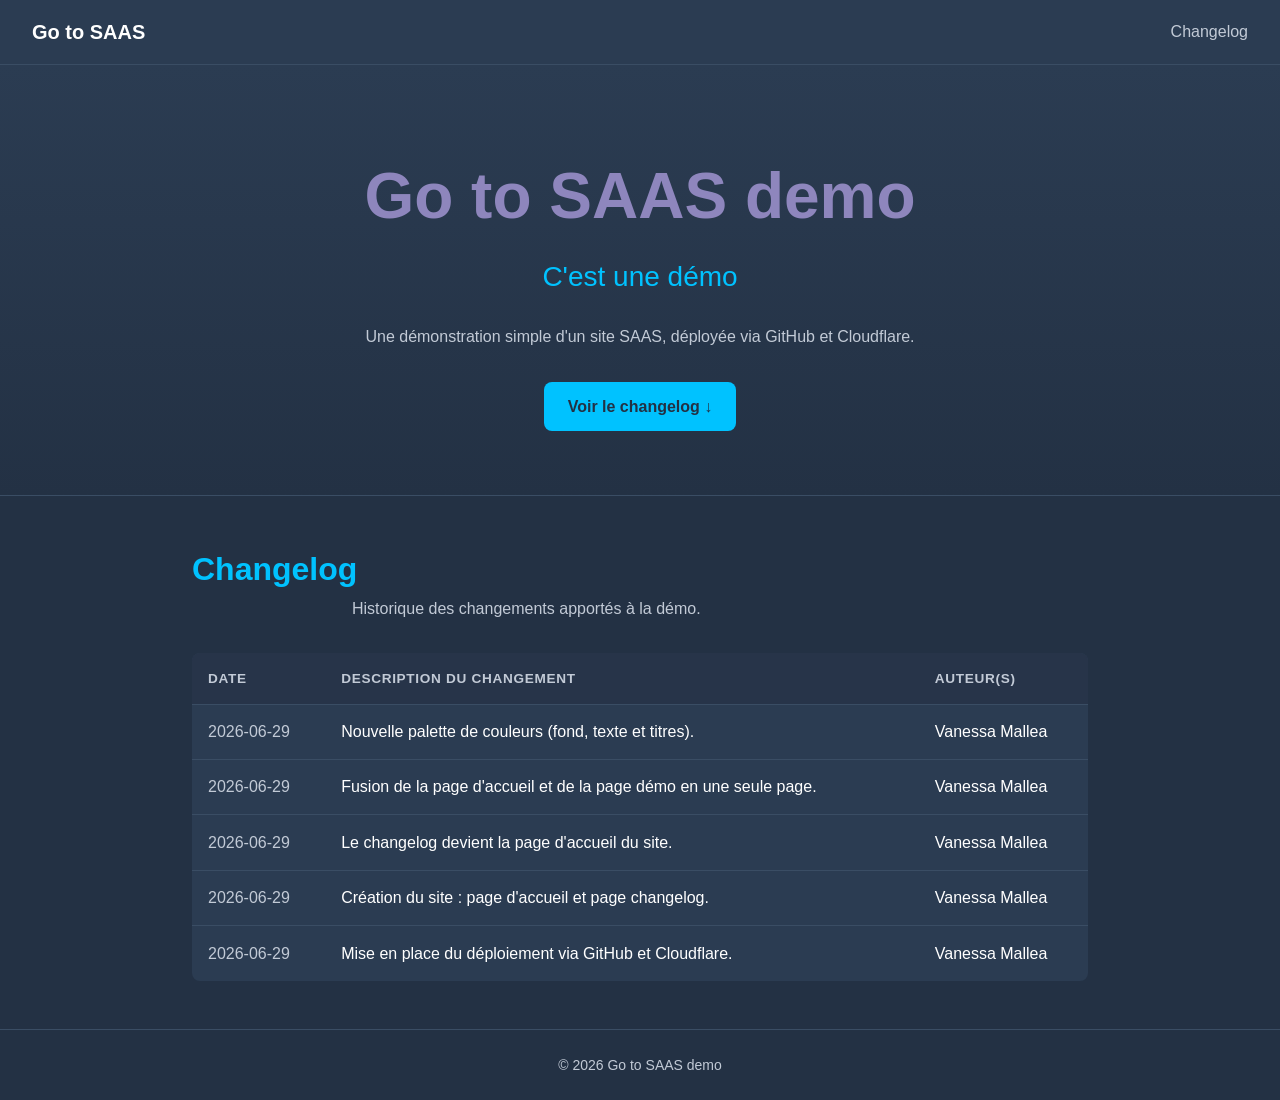
<file: public/index.html>
<!DOCTYPE html>
<html lang="fr">
<head>
  <meta charset="UTF-8" />
  <meta name="viewport" content="width=device-width, initial-scale=1.0" />
  <title>Go to SAAS demo</title>
  <link rel="stylesheet" href="styles.css" />
</head>
<body>
  <header class="site-header">
    <a class="logo" href="/">Go&nbsp;to&nbsp;SAAS</a>
    <nav>
      <a href="#changelog">Changelog</a>
    </nav>
  </header>

  <section class="hero">
    <h1>Go to SAAS demo</h1>
    <h2>C'est une démo</h2>
    <p class="tagline">
      Une démonstration simple d'un site SAAS, déployée via GitHub et Cloudflare.
    </p>
    <a class="cta" href="#changelog">Voir le changelog &darr;</a>
  </section>

  <main class="content" id="changelog">
    <h2 class="section-title">Changelog</h2>
    <p class="tagline">Historique des changements apportés à la démo.</p>

    <table class="changelog">
      <thead>
        <tr>
          <th>Date</th>
          <th>Description du changement</th>
          <th>Auteur(s)</th>
        </tr>
      </thead>
      <tbody>
        <tr>
          <td>2026-06-29</td>
          <td>Nouvelle palette de couleurs (fond, texte et titres).</td>
          <td>Vanessa Mallea</td>
        </tr>
        <tr>
          <td>2026-06-29</td>
          <td>Fusion de la page d'accueil et de la page démo en une seule page.</td>
          <td>Vanessa Mallea</td>
        </tr>
        <tr>
          <td>2026-06-29</td>
          <td>Le changelog devient la page d'accueil du site.</td>
          <td>Vanessa Mallea</td>
        </tr>
        <tr>
          <td>2026-06-29</td>
          <td>Création du site : page d'accueil et page changelog.</td>
          <td>Vanessa Mallea</td>
        </tr>
        <tr>
          <td>2026-06-29</td>
          <td>Mise en place du déploiement via GitHub et Cloudflare.</td>
          <td>Vanessa Mallea</td>
        </tr>
      </tbody>
    </table>
  </main>

  <footer class="site-footer">
    <p>&copy; 2026 Go to SAAS demo</p>
  </footer>
</body>
</html>
</file>
<file: public/styles.css>
:root {
  --bg: #233144;
  --bg-soft: #2b3c52;
  --accent: #00c2ff;
  --accent-hover: #8e86bd;
  --text: #ffffff;
  --text-muted: #c2cad6;
  --border: #3a4d64;
  --title-1: #8e86bd;
  --title-2: #00c2ff;
}

* {
  box-sizing: border-box;
  margin: 0;
  padding: 0;
}

body {
  font-family: -apple-system, BlinkMacSystemFont, "Segoe UI", Roboto, Helvetica, Arial, sans-serif;
  background: var(--bg);
  color: var(--text);
  line-height: 1.6;
  display: flex;
  flex-direction: column;
  min-height: 100vh;
}

.site-header {
  display: flex;
  align-items: center;
  justify-content: space-between;
  padding: 1rem 2rem;
  border-bottom: 1px solid var(--border);
  background: var(--bg-soft);
}

.logo {
  font-weight: 700;
  font-size: 1.25rem;
  color: var(--text);
  text-decoration: none;
}

.site-header nav a {
  color: var(--text-muted);
  text-decoration: none;
  margin-left: 1.5rem;
  transition: color 0.2s;
}

.site-header nav a:hover,
.site-header nav a.active {
  color: var(--accent-hover);
}

.hero {
  display: flex;
  flex-direction: column;
  align-items: center;
  justify-content: center;
  text-align: center;
  padding: 5rem 2rem 4rem;
  border-bottom: 1px solid var(--border);
  background: linear-gradient(180deg, var(--bg-soft), var(--bg));
}

.section-title {
  font-size: clamp(1.5rem, 3vw, 2rem);
  color: var(--title-2);
}

.hero h1 {
  font-size: clamp(2.5rem, 6vw, 4rem);
  margin-bottom: 0.5rem;
  color: var(--title-1);
}

.hero h2 {
  font-size: clamp(1.25rem, 3vw, 1.75rem);
  color: var(--title-2);
  font-weight: 500;
  margin-bottom: 1.5rem;
}

.tagline {
  color: var(--text-muted);
  max-width: 36rem;
  margin: 0 auto 2rem;
}

.cta {
  display: inline-block;
  background: var(--accent);
  color: var(--bg);
  text-decoration: none;
  padding: 0.75rem 1.5rem;
  border-radius: 0.5rem;
  font-weight: 600;
  transition: background 0.2s;
}

.cta:hover {
  background: var(--accent-hover);
}

.content {
  flex: 1;
  max-width: 60rem;
  width: 100%;
  margin: 0 auto;
  padding: 3rem 2rem;
}

.content h1 {
  margin-bottom: 0.5rem;
}

.changelog {
  width: 100%;
  border-collapse: collapse;
  margin-top: 2rem;
  background: var(--bg-soft);
  border-radius: 0.5rem;
  overflow: hidden;
}

.changelog th,
.changelog td {
  text-align: left;
  padding: 0.9rem 1rem;
  border-bottom: 1px solid var(--border);
  vertical-align: top;
}

.changelog th {
  background: #273449;
  font-size: 0.85rem;
  text-transform: uppercase;
  letter-spacing: 0.05em;
  color: var(--text-muted);
}

.changelog tbody tr:last-child td {
  border-bottom: none;
}

.changelog td:first-child {
  white-space: nowrap;
  color: var(--text-muted);
  font-variant-numeric: tabular-nums;
}

.site-footer {
  text-align: center;
  padding: 1.5rem;
  color: var(--text-muted);
  font-size: 0.875rem;
  border-top: 1px solid var(--border);
}
</file>
